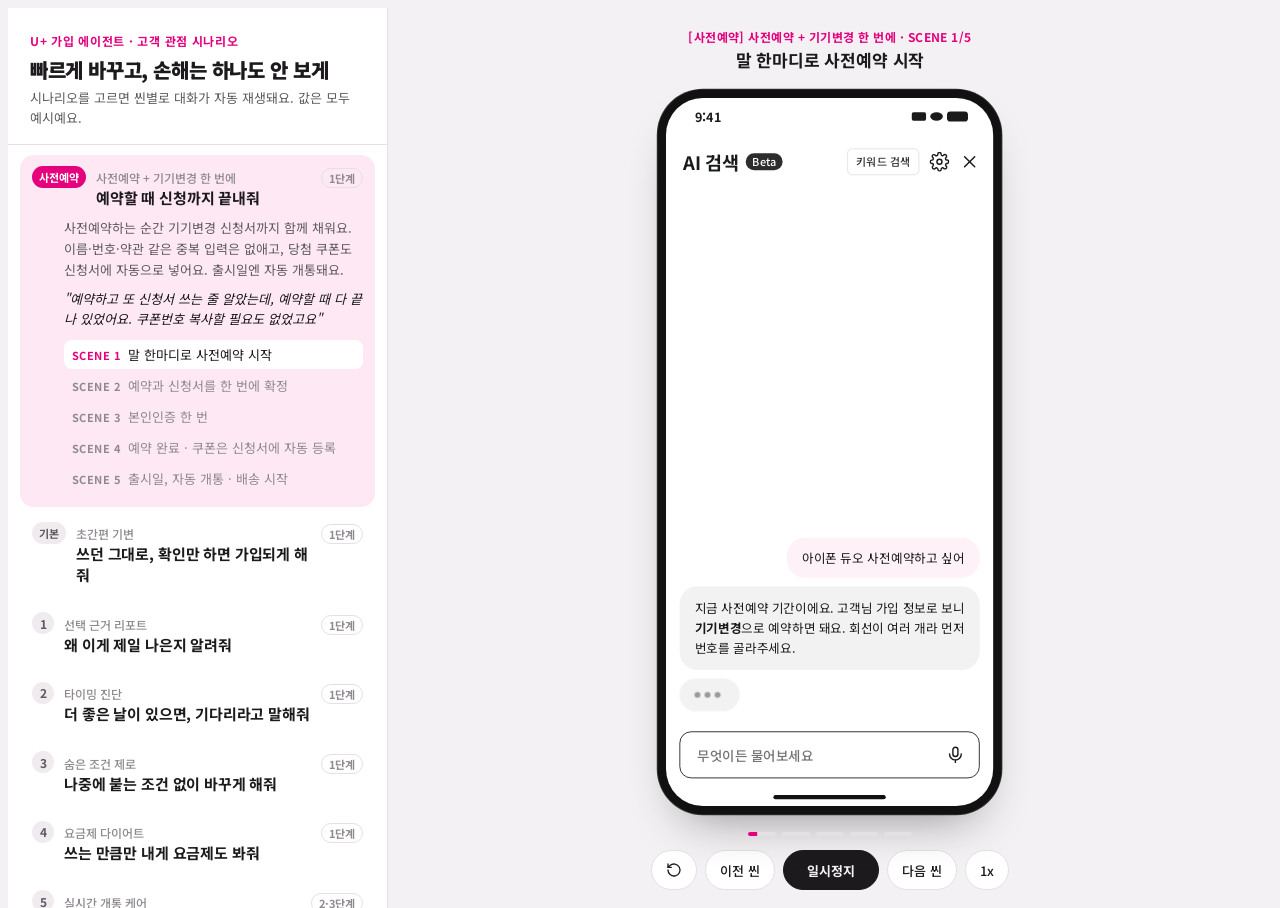
<file: index.html>
<!doctype html>
<html lang="ko">
<head>
<meta charset="utf-8">
<meta name="viewport" content="width=device-width, initial-scale=1, viewport-fit=cover">
<title>가입 에이전트 시나리오</title>
<link rel="preconnect" href="https://fonts.googleapis.com">
<link rel="preconnect" href="https://fonts.gstatic.com" crossorigin>
<link rel="stylesheet" href="https://fonts.googleapis.com/css2?family=Noto+Sans+KR:wght@400;500;700;900&display=swap">
<link rel="stylesheet" href="src/styles.css">
</head>
<body>
<div class="app">
  <aside class="side">
    <div class="side-head">
      <div class="eyebrow">U+ 가입 에이전트 · 고객 관점 시나리오</div>
      <h1>빠르게 바꾸고, 손해는 하나도 안 보게</h1>
      <p>시나리오를 고르면 씬별로 대화가 자동 재생돼요. 값은 모두 예시예요.</p>
    </div>
    <nav class="list" id="list" aria-label="시나리오 목록"></nav>
  </aside>

  <main class="stage">
    <div class="scene-cap" aria-live="polite">
      <div class="k" id="capK"></div>
      <div class="t" id="capT"></div>
    </div>
    <div class="phone-wrap" id="wrap">
      <div class="phone-box" id="box">
        <div class="phone" id="phone">
          <div class="sb"><span>9:41</span><span class="sb-r"><span style="width:17px;height:10px"></span><span style="width:15px;height:10px;border-radius:50%"></span><span style="width:25px;height:12px;border-radius:4px"></span></span></div>
          <div class="hd">
            <div class="hd-t">AI 검색 <span class="beta">Beta</span></div>
            <div class="kw">키워드 검색</div>
            <svg class="ic" viewBox="0 0 24 24" fill="none" stroke="#1a1a1a" stroke-width="1.7"><circle cx="12" cy="12" r="3"/><path d="M19.4 15a1.7 1.7 0 0 0 .3 1.8l.1.1a2 2 0 1 1-2.8 2.8l-.1-.1a1.7 1.7 0 0 0-1.8-.3 1.7 1.7 0 0 0-1 1.5V21a2 2 0 1 1-4 0v-.1a1.7 1.7 0 0 0-1.1-1.5 1.7 1.7 0 0 0-1.8.3l-.1.1a2 2 0 1 1-2.8-2.8l.1-.1a1.7 1.7 0 0 0 .3-1.8 1.7 1.7 0 0 0-1.5-1H3a2 2 0 1 1 0-4h.1a1.7 1.7 0 0 0 1.5-1.1 1.7 1.7 0 0 0-.3-1.8l-.1-.1a2 2 0 1 1 2.8-2.8l.1.1a1.7 1.7 0 0 0 1.8.3H9a1.7 1.7 0 0 0 1-1.5V3a2 2 0 1 1 4 0v.1a1.7 1.7 0 0 0 1 1.5 1.7 1.7 0 0 0 1.8-.3l.1-.1a2 2 0 1 1 2.8 2.8l-.1.1a1.7 1.7 0 0 0-.3 1.8V9a1.7 1.7 0 0 0 1.5 1H21a2 2 0 1 1 0 4h-.1a1.7 1.7 0 0 0-1.5 1z"/></svg>
            <svg class="ic" viewBox="0 0 24 24" fill="none" stroke="#1a1a1a" stroke-width="1.8" stroke-linecap="round"><path d="M6 6l12 12M18 6L6 18"/></svg>
          </div>
          <div class="conv" id="conv"></div>
          <div class="ib"><div class="ib-f"><span>무엇이든 물어보세요</span>
            <svg class="ic" viewBox="0 0 24 24" fill="none" stroke="#1a1a1a" stroke-width="1.7" stroke-linecap="round"><rect x="9" y="3" width="6" height="11" rx="3"/><path d="M5 11a7 7 0 0 0 14 0M12 18v3"/></svg></div></div>
          <div class="home"></div>
          <div class="push" id="push"><div class="pi">U+</div><div style="flex:1;min-width:0"><div class="pa"><span id="pa">U+ one</span><span>지금</span></div><div class="pt" id="pt"></div><div class="px" id="px"></div></div></div>
        </div>
      </div>
    </div>
    <div class="prog" id="prog"></div>
    <div class="controls">
      <button class="ctl" id="bRestart" aria-label="처음부터"><svg viewBox="0 0 24 24" fill="none" stroke="currentColor" stroke-width="2" stroke-linecap="round"><path d="M3 12a9 9 0 1 0 3-6.7L3 8"/><path d="M3 3v5h5"/></svg></button>
      <button class="ctl" id="bPrev">이전 씬</button>
      <button class="ctl main" id="bPlay">일시정지</button>
      <button class="ctl" id="bNext">다음 씬</button>
      <button class="ctl" id="bSpeed" aria-label="재생 속도">1x</button>
    </div>
  </main>
</div>
<script src="src/icons.js"></script>
<script src="src/scenarios.js"></script>
<script src="src/app.js"></script>
</body>
</html>
</file>
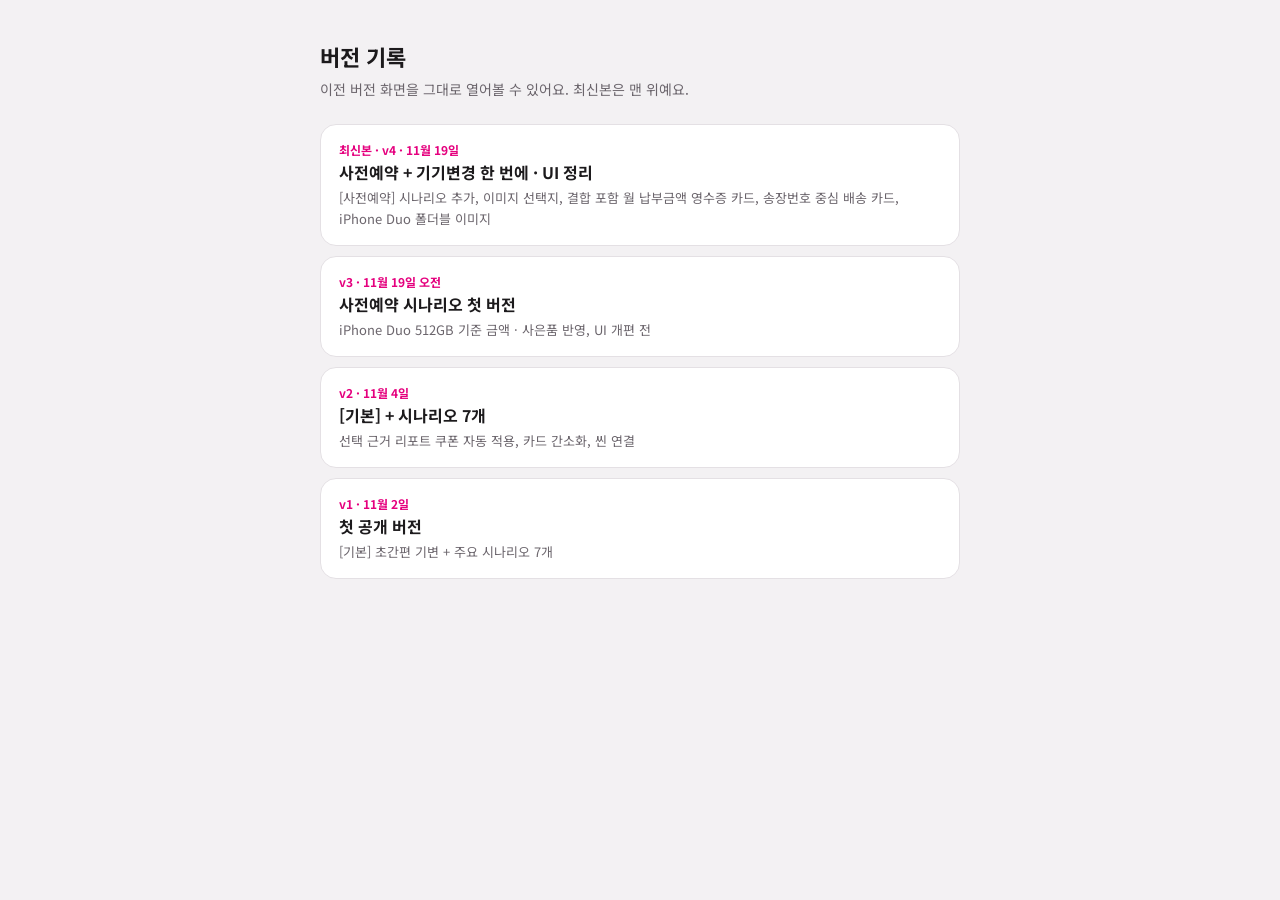
<file: versions/index.html>
<!doctype html>
<html lang="ko">
<head>
<meta charset="utf-8">
<meta name="viewport" content="width=device-width, initial-scale=1">
<title>가입 에이전트 시나리오 · 버전 기록</title>
<link rel="stylesheet" href="https://fonts.googleapis.com/css2?family=Noto+Sans+KR:wght@400;700;900&display=swap">
<style>
:root{--bg:#f3f1f3;--card:#fff;--ink:#1c1a1c;--sub:#6b656c;--line:#e4e0e4;--accent:#e5007e}
@media (prefers-color-scheme:dark){:root{--bg:#141214;--card:#1e1b1e;--ink:#f1edf1;--sub:#a59ea6;--line:#322d32;--accent:#ff4fa7}}
body{margin:0;background:var(--bg);color:var(--ink);font-family:"Noto Sans KR",system-ui,sans-serif}
main{max-width:640px;margin:0 auto;padding:40px 16px}
h1{font-size:22px;margin:0 0 6px}
p.lead{margin:0 0 24px;color:var(--sub);font-size:14px;line-height:1.6}
a.v{display:block;background:var(--card);border:1px solid var(--line);border-radius:16px;padding:16px 18px;margin-bottom:10px;color:inherit;text-decoration:none}
a.v:hover{border-color:var(--accent)}
.k{font-size:12px;font-weight:700;color:var(--accent)}
.t{font-size:16px;font-weight:700;margin-top:2px}
.d{font-size:13px;color:var(--sub);margin-top:4px;line-height:1.55}
</style>
</head>
<body><main>
<h1>버전 기록</h1>
<p class="lead">이전 버전 화면을 그대로 열어볼 수 있어요. 최신본은 맨 위예요.</p>
<a class="v" href="../"><div class="k">최신본 · v4 · 11월 19일</div><div class="t">사전예약 + 기기변경 한 번에 · UI 정리</div><div class="d">[사전예약] 시나리오 추가, 이미지 선택지, 결합 포함 월 납부금액 영수증 카드, 송장번호 중심 배송 카드, iPhone Duo 폴더블 이미지</div></a>
<a class="v" href="v3-20261119/"><div class="k">v3 · 11월 19일 오전</div><div class="t">사전예약 시나리오 첫 버전</div><div class="d">iPhone Duo 512GB 기준 금액 · 사은품 반영, UI 개편 전</div></a>
<a class="v" href="v2-20261104/"><div class="k">v2 · 11월 4일</div><div class="t">[기본] + 시나리오 7개</div><div class="d">선택 근거 리포트 쿠폰 자동 적용, 카드 간소화, 씬 연결</div></a>
<a class="v" href="v1-20261102/"><div class="k">v1 · 11월 2일</div><div class="t">첫 공개 버전</div><div class="d">[기본] 초간편 기변 + 주요 시나리오 7개</div></a>
</main></body>
</html>
</file>
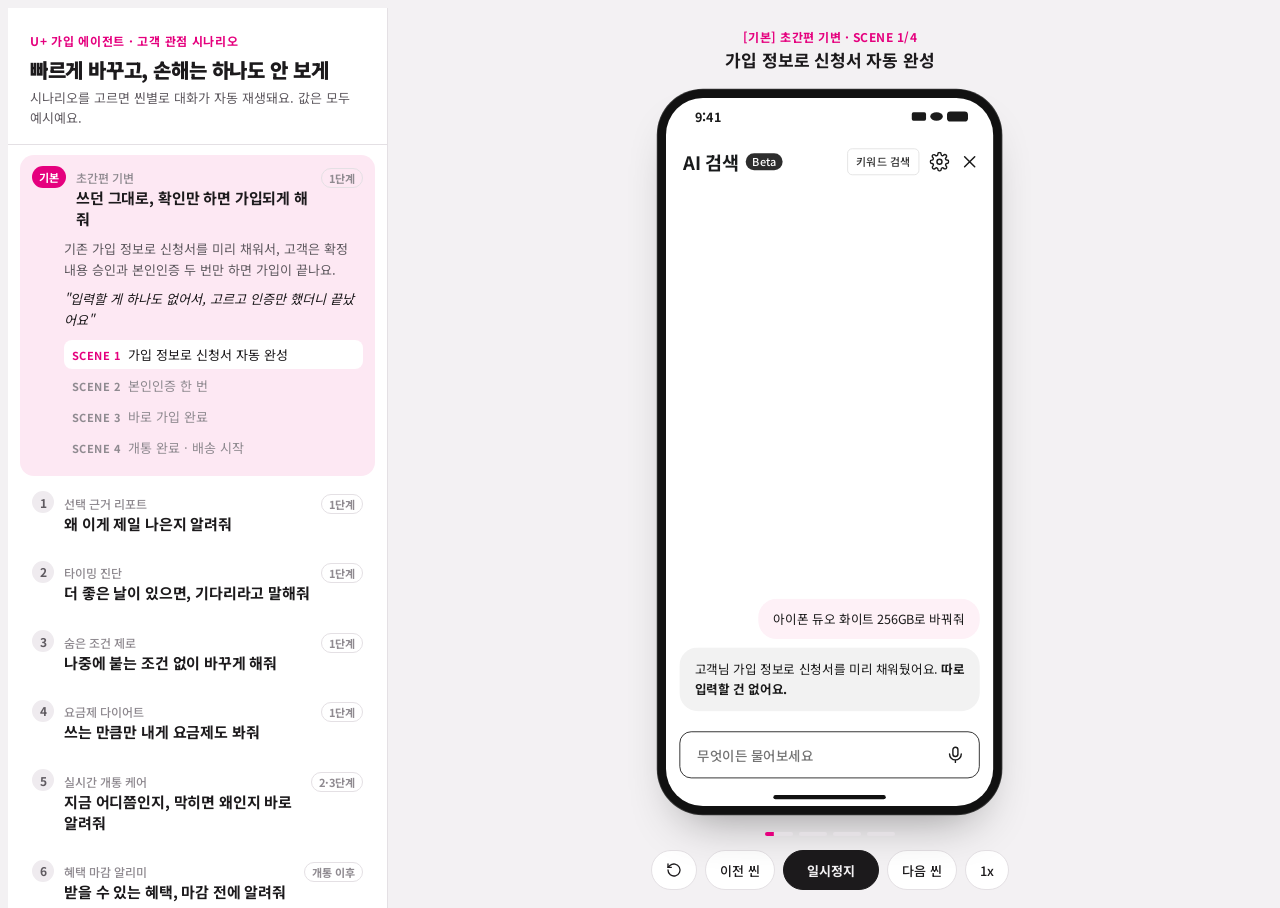
<file: versions/v1-20261102/index.html>
<!doctype html>
<html lang="ko">
<head>
<meta charset="utf-8">
<meta name="viewport" content="width=device-width, initial-scale=1, viewport-fit=cover">
<title>가입 에이전트 시나리오</title>
<link rel="preconnect" href="https://fonts.googleapis.com">
<link rel="preconnect" href="https://fonts.gstatic.com" crossorigin>
<link rel="stylesheet" href="https://fonts.googleapis.com/css2?family=Noto+Sans+KR:wght@400;500;700;900&display=swap">
<link rel="stylesheet" href="src/styles.css">
</head>
<body>

<div class="app">
  <aside class="side">
    <div class="side-head">
      <div class="eyebrow">U+ 가입 에이전트 · 고객 관점 시나리오</div>
      <h1>빠르게 바꾸고, 손해는 하나도 안 보게</h1>
      <p>시나리오를 고르면 씬별로 대화가 자동 재생돼요. 값은 모두 예시예요.</p>
    </div>
    <nav class="list" id="list" aria-label="시나리오 목록"></nav>
  </aside>

  <main class="stage">
    <div class="scene-cap" aria-live="polite">
      <div class="k" id="capK"></div>
      <div class="t" id="capT"></div>
    </div>
    <div class="phone-wrap" id="wrap">
      <div class="phone-box" id="box">
        <div class="phone" id="phone">
          <div class="sb"><span>9:41</span><span class="sb-r"><span style="width:17px;height:10px"></span><span style="width:15px;height:10px;border-radius:50%"></span><span style="width:25px;height:12px;border-radius:4px"></span></span></div>
          <div class="hd">
            <div class="hd-t">AI 검색 <span class="beta">Beta</span></div>
            <div class="kw">키워드 검색</div>
            <svg class="ic" viewBox="0 0 24 24" fill="none" stroke="#1a1a1a" stroke-width="1.7"><circle cx="12" cy="12" r="3"/><path d="M19.4 15a1.7 1.7 0 0 0 .3 1.8l.1.1a2 2 0 1 1-2.8 2.8l-.1-.1a1.7 1.7 0 0 0-1.8-.3 1.7 1.7 0 0 0-1 1.5V21a2 2 0 1 1-4 0v-.1a1.7 1.7 0 0 0-1.1-1.5 1.7 1.7 0 0 0-1.8.3l-.1.1a2 2 0 1 1-2.8-2.8l.1-.1a1.7 1.7 0 0 0 .3-1.8 1.7 1.7 0 0 0-1.5-1H3a2 2 0 1 1 0-4h.1a1.7 1.7 0 0 0 1.5-1.1 1.7 1.7 0 0 0-.3-1.8l-.1-.1a2 2 0 1 1 2.8-2.8l.1.1a1.7 1.7 0 0 0 1.8.3H9a1.7 1.7 0 0 0 1-1.5V3a2 2 0 1 1 4 0v.1a1.7 1.7 0 0 0 1 1.5 1.7 1.7 0 0 0 1.8-.3l.1-.1a2 2 0 1 1 2.8 2.8l-.1.1a1.7 1.7 0 0 0-.3 1.8V9a1.7 1.7 0 0 0 1.5 1H21a2 2 0 1 1 0 4h-.1a1.7 1.7 0 0 0-1.5 1z"/></svg>
            <svg class="ic" viewBox="0 0 24 24" fill="none" stroke="#1a1a1a" stroke-width="1.8" stroke-linecap="round"><path d="M6 6l12 12M18 6L6 18"/></svg>
          </div>
          <div class="conv" id="conv"></div>
          <div class="ib"><div class="ib-f"><span>무엇이든 물어보세요</span>
            <svg class="ic" viewBox="0 0 24 24" fill="none" stroke="#1a1a1a" stroke-width="1.7" stroke-linecap="round"><rect x="9" y="3" width="6" height="11" rx="3"/><path d="M5 11a7 7 0 0 0 14 0M12 18v3"/></svg></div></div>
          <div class="home"></div>
          <div class="push" id="push"><div class="pi">U+</div><div style="flex:1;min-width:0"><div class="pa"><span id="pa">U+ one</span><span>지금</span></div><div class="pt" id="pt"></div><div class="px" id="px"></div></div></div>
        </div>
      </div>
    </div>
    <div class="prog" id="prog"></div>
    <div class="controls">
      <button class="ctl" id="bRestart" aria-label="처음부터"><svg viewBox="0 0 24 24" fill="none" stroke="currentColor" stroke-width="2" stroke-linecap="round"><path d="M3 12a9 9 0 1 0 3-6.7L3 8"/><path d="M3 3v5h5"/></svg></button>
      <button class="ctl" id="bPrev">이전 씬</button>
      <button class="ctl main" id="bPlay">일시정지</button>
      <button class="ctl" id="bNext">다음 씬</button>
      <button class="ctl" id="bSpeed" aria-label="재생 속도">1x</button>
    </div>
  </main>
</div>

<script src="src/icons.js"></script>
<script src="src/scenarios.js"></script>
<script src="src/app.js"></script>
</body>
</html>
</file>
<file: src/styles.css>
/* Layout: 좌측 시나리오 패널 + 우측 무대(폰 프레임 자동 재생). 폰 내부는 Figma C안 토큰 그대로, 바깥 페이지만 테마 대응 */
:root{
  --page:#f3f1f3; --panel:#ffffff; --ink:#1c1a1c; --ink-2:#5f5a60; --ink-3:#8f8a90;
  --line:#e4e0e4; --chip:#efebef; --accent:#e5007e; --accent-soft:#fde8f3;
  --f-ui:"Noto Sans KR", "Apple SD Gothic Neo", "Malgun Gothic", system-ui, sans-serif;
  /* Figma C안 (폰 내부 고정 라이트) */
  --c-white:#ffffff; --c-high:#f2f2f2; --c-higher:#e0e0e0; --c-border:#e0e0e0;
  --c-text:#1a1a1a; --c-text-4:#747474; --c-brand-low:#fef1f7; --c-brand:#e5007e;
  --c-warn-bg:#fff4e5; --c-warn:#b45a00;
}
@media (prefers-color-scheme: dark){ :root:not([data-theme="light"]){
  --page:#141214; --panel:#1e1b1e; --ink:#f1edf1; --ink-2:#b5aeb5; --ink-3:#857e86;
  --line:#322d32; --chip:#2a252a; --accent:#ff4fa7; --accent-soft:#3a1a2c; color-scheme:dark }}
:root[data-theme="dark"]{
  --page:#141214; --panel:#1e1b1e; --ink:#f1edf1; --ink-2:#b5aeb5; --ink-3:#857e86;
  --line:#322d32; --chip:#2a252a; --accent:#ff4fa7; --accent-soft:#3a1a2c; color-scheme:dark }

html,body{height:100%}
body{background:var(--page);color:var(--ink);font-family:var(--f-ui);font-size:14px;-webkit-font-smoothing:antialiased}
*{box-sizing:border-box}
button{font-family:inherit;cursor:pointer}
button:focus-visible{outline:2px solid var(--accent);outline-offset:2px}

.app{display:grid;grid-template-columns:minmax(300px,380px) 1fr;height:100%;min-height:640px}

/* ---------- Left panel ---------- */
.side{background:var(--panel);border-right:1px solid var(--line);display:flex;flex-direction:column;min-width:0;overflow:hidden}
.side-head{padding:24px max(22px, env(safe-area-inset-left,0px)) 16px;border-bottom:1px solid var(--line)}
.eyebrow{font-size:12px;font-weight:700;letter-spacing:.06em;color:var(--accent)}
.side-head h1{margin:6px 0 4px;font-size:20px;font-weight:900;letter-spacing:-.02em;text-wrap:balance}
.side-head p{margin:0;font-size:13px;color:var(--ink-2);line-height:1.55}
.list{flex:1;overflow-y:auto;padding:10px 12px 20px;display:flex;flex-direction:column;gap:4px}
.sc{display:block;width:100%;text-align:left;border:0;background:transparent;border-radius:14px;padding:12px 12px;color:inherit}
.sc:hover{background:var(--chip)}
.sc-top{display:flex;gap:10px;align-items:baseline}
.sc-num{flex:none;width:22px;height:22px;border-radius:50%;background:var(--chip);color:var(--ink-2);font-size:12px;font-weight:700;display:grid;place-items:center;transform:translateY(-1px)}
.sc-num.tag{width:auto;min-width:22px;padding:0 7px;border-radius:99px;font-size:11px}
.sc-name{font-size:12px;color:var(--ink-3);font-weight:500}
.sc-title{font-size:15px;font-weight:700;letter-spacing:-.01em;margin-top:1px;line-height:1.4}
.sc-stage{font-size:11px;font-weight:700;color:var(--ink-3);border:1px solid var(--line);border-radius:99px;padding:1px 7px;margin-left:auto;white-space:nowrap}
.sc-body{display:none;padding:10px 0 2px 32px}
.sc.on{background:var(--accent-soft)}
.sc.on .sc-num{background:var(--accent);color:#fff}
.sc.on .sc-body{display:block}
.sc-what{font-size:13px;color:var(--ink-2);line-height:1.6;margin:0 0 8px}
.sc-quote{font-size:13px;line-height:1.6;margin:0 0 10px;font-style:italic;color:var(--ink)}
.scenes{display:flex;flex-direction:column;gap:2px;margin:0;padding:0;list-style:none}
.scenes li{display:flex;gap:8px;align-items:center;font-size:13px;color:var(--ink-3);padding:5px 8px;border-radius:8px}
.scenes li b{font-weight:700;font-size:11px;letter-spacing:.04em;min-width:44px}
.scenes li.cur{color:var(--ink);background:var(--panel)}
.scenes li.cur b{color:var(--accent)}
.scenes li.done{color:var(--ink-2)}

/* ---------- Stage ---------- */
.stage{display:flex;flex-direction:column;align-items:center;justify-content:center;gap:14px;padding:20px max(16px, env(safe-area-inset-right,0px)) 18px max(16px, env(safe-area-inset-left,0px));min-width:0;overflow:hidden}
.scene-cap{text-align:center;min-height:44px}
.scene-cap .k{font-size:12px;font-weight:700;color:var(--accent);letter-spacing:.04em}
.scene-cap .t{font-size:17px;font-weight:700;letter-spacing:-.01em;margin-top:2px}
.phone-wrap{flex:1;min-height:0;width:100%;display:flex;align-items:center;justify-content:center;position:relative}
.phone-box{position:relative;flex:none}
.phone{position:absolute;left:0;top:0;width:390px;height:844px;transform-origin:0 0;background:var(--c-white);border-radius:44px;overflow:hidden;
  box-shadow:0 0 0 10px #111,0 0 0 11px #3a3a3a,0 30px 60px -20px rgba(0,0,0,.45);color:var(--c-text);font-family:var(--f-ui);display:flex;flex-direction:column}
.controls{display:flex;gap:8px;align-items:center;flex-wrap:wrap;justify-content:center}
.ctl{height:40px;min-width:40px;padding:0 14px;border-radius:99px;border:1px solid var(--line);background:var(--panel);color:var(--ink);font-size:13px;font-weight:500;display:inline-flex;align-items:center;justify-content:center;gap:6px}
.ctl:hover{border-color:var(--ink-3)}
.ctl.main{background:var(--ink);color:var(--page);border-color:var(--ink);min-width:96px;font-weight:700}
.ctl svg{width:16px;height:16px}
.prog{display:flex;gap:6px;justify-content:center}
.prog i{width:28px;height:4px;border-radius:2px;background:var(--line);overflow:hidden;position:relative}
.prog i.done{background:var(--ink-3)}
.prog i.cur::after{content:"";position:absolute;inset:0;background:var(--accent);transform-origin:left;transform:scaleX(var(--p,0))}

/* ---------- Phone internals (Figma C안) ---------- */
.sb{height:44px;flex:none;display:flex;align-items:center;justify-content:space-between;padding:0 30px 0 34px;font-size:15px;font-weight:700}
.sb-r{display:flex;gap:5px;align-items:center}
.sb-r span{display:block;background:#1a1a1a;border-radius:2px}
.hd{height:64px;flex:none;display:flex;align-items:center;gap:12px;padding:0 16px 0 20px}
.hd-t{flex:1;display:flex;gap:8px;align-items:center;font-size:22px;font-weight:700;color:#181a1b}
.beta{background:#2d2d2d;color:#fff;font-size:13px;font-weight:500;line-height:18px;padding:1px 8px;border-radius:99px}
.kw{border:1px solid var(--c-border);border-radius:6px;padding:6px 10px;font-size:13px;font-weight:500;color:#333;line-height:18px}
.ic{width:24px;height:24px;flex:none}
.conv{flex:1;min-height:0;overflow-y:auto;display:flex;flex-direction:column;gap:10px;padding:16px 16px 12px;scroll-behavior:smooth;scrollbar-width:none}
.conv::-webkit-scrollbar{display:none}
.conv>:first-child{margin-top:auto}
.ib{flex:none;padding:12px 16px 20px}
.ib-f{height:56px;border:1.5px solid #111;border-radius:14px;display:flex;align-items:center;padding:0 16px 0 20px;font-size:16px;font-weight:500;color:var(--c-text-4)}
.ib-f span{flex:1}
.home{height:5px;width:134px;border-radius:3px;background:#111;margin:0 auto 8px;flex:none}

.u-row{display:flex;justify-content:flex-end}
.u{background:var(--c-brand-low);border-radius:22px;padding:12px 18px;font-size:15px;line-height:24px;max-width:300px}
.a{background:var(--c-high);border-radius:22px;padding:14px 18px;font-size:15px;line-height:24px}
.a b{font-weight:700}
.typing{background:var(--c-high);border-radius:22px;padding:16px 18px;width:72px;display:flex;gap:5px}
.typing i{width:7px;height:7px;border-radius:50%;background:#9a9a9a;animation:blink 1s infinite}
.typing i:nth-child(2){animation-delay:.15s}.typing i:nth-child(3){animation-delay:.3s}
@keyframes blink{0%,80%,100%{opacity:.3}40%{opacity:1}}

.card{background:var(--c-high);border-radius:24px;padding:18px 20px;display:flex;flex-direction:column;gap:14px}
.ch-t{display:flex;gap:8px;align-items:center;font-size:17px;font-weight:700;line-height:25px}
.ch-t svg{width:22px;height:22px;flex:none}
.ch-s{font-size:13px;line-height:19px;color:var(--c-text-4);margin-top:2px}
.rows{display:flex;flex-direction:column;gap:10px}
.row .l{font-size:13px;line-height:19px;color:var(--c-text-4)}
.row .v{font-size:15px;line-height:22px;font-weight:700;margin-top:2px}
.row .v s{color:var(--c-text-4);font-weight:400;text-decoration:line-through}
.rec{background:var(--c-higher);border-radius:16px;padding:14px 16px;font-size:15px;line-height:22px}
.rec b{display:block;margin-bottom:4px}
.quote{border-left:2px solid #c9c9c9;padding-left:12px;font-size:13px;line-height:20px;color:#555}
.reasons{display:flex;flex-direction:column;gap:10px}
.reason{display:flex;gap:10px;font-size:15px;line-height:22px}
.reason .ck{flex:none;width:20px;height:20px;border-radius:50%;background:var(--c-brand);display:grid;place-items:center;margin-top:1px}
.reason .ck svg{width:12px;height:12px}
.reason.warn .ck{background:var(--c-warn)}
.reason small{display:block;font-size:13px;color:var(--c-text-4);line-height:19px}
.warnbox{background:var(--c-warn-bg);border-radius:16px;padding:14px 16px}
.evts{display:flex;flex-direction:column;gap:8px}
.evt{display:flex;align-items:center;gap:12px;background:var(--c-white);border-radius:16px;padding:10px 10px 10px 10px;border:1.5px solid transparent;transition:transform .15s}
.evt.hot{border-color:#f7cfe3}
.evt.press{transform:scale(.97);filter:brightness(.96)}
.ev-ic{flex:none;width:48px;height:48px;border-radius:12px;background:linear-gradient(160deg,#ffffff,#eceef2);box-shadow:inset 0 0 0 1px #ececec;display:grid;place-items:center}
.evt.hot .ev-ic{background:var(--c-brand-low);box-shadow:none}
.evt.hot .ev-ic svg *{stroke:var(--c-brand)}
.ev-ic svg{width:24px;height:24px}
.ev-t{flex:1;min-width:0;display:flex;flex-direction:column}
.ev-t span{font-size:12px;line-height:17px;color:var(--c-text-4)}
.ev-t b{font-size:15px;line-height:22px;font-weight:700}
.ev-t small{font-size:12px;line-height:17px;color:var(--c-text-4)}
.ev-r{flex:none;display:flex;align-items:center;gap:2px}
.ev-r svg{width:18px;height:18px}
.bnr{display:flex;align-items:center;justify-content:space-between;gap:12px;background:var(--c-brand-low);border:1px solid #f7cfe3;border-radius:18px;padding:16px 18px}
.bnr small{display:block;font-size:13px;line-height:19px;color:var(--c-text)}
.bnr b{display:block;font-size:21px;line-height:29px;font-weight:900;color:var(--c-brand);letter-spacing:-.02em}
.bnr em{display:block;font-style:normal;font-size:12px;line-height:17px;color:var(--c-text-4);margin-top:2px}
.bnr-ic{flex:none;width:52px;height:52px;border-radius:50%;background:var(--c-white);display:grid;place-items:center}
.bnr-ic svg{width:28px;height:28px}
.bnr-ic svg *{stroke:var(--c-brand)}
.ticket{position:relative;display:flex;align-items:center;justify-content:space-between;gap:10px;background:var(--c-brand-low);color:var(--c-text);border:1px solid #f7cfe3;border-radius:16px;padding:12px 16px}
.ticket::before,.ticket::after{content:"";position:absolute;top:50%;width:14px;height:14px;margin-top:-7px;border-radius:50%;background:var(--c-high);border:1px solid #f7cfe3}
.ticket::before{clip-path:inset(0 0 0 50%)}.ticket::after{clip-path:inset(0 50% 0 0)}
.ticket::before{left:-7px}.ticket::after{right:-7px}
.tk-l{display:flex;gap:10px;align-items:center;min-width:0}
.tk-l svg{flex:none;width:24px;height:24px}
.tk-l svg *{stroke:var(--c-brand)}
.tk-l b{display:block;font-size:15px;line-height:21px}
.tk-l small{display:block;font-size:12px;line-height:17px;color:var(--c-text-4)}
.tk-v{flex:none;font-size:18px;font-weight:700;letter-spacing:-.02em;color:var(--c-brand);font-variant-numeric:tabular-nums;padding-left:12px;border-left:1.5px dashed #f2b6d4}
.cpn{display:inline-block;margin-top:4px;font-style:normal;font-size:11px;font-weight:700;line-height:16px;color:var(--c-brand);background:var(--c-brand-low);border-radius:99px;padding:1px 8px}
.rcpt{background:var(--c-white);border-radius:18px;padding:16px 18px;display:flex;flex-direction:column;gap:12px}
.rc-t span{display:block;font-size:13px;line-height:19px;color:var(--c-text-4)}
.rc-t b{display:block;font-size:24px;line-height:32px;font-weight:900;letter-spacing:-.02em;color:var(--c-brand);font-variant-numeric:tabular-nums;margin-top:2px}
.rc-t b s{font-size:14px;font-weight:400;color:var(--c-text-4);margin-right:6px}
.rc-l{display:flex;flex-direction:column;gap:7px;border-top:1px dashed #d9d9d9;padding-top:12px}
.ln{display:flex;justify-content:space-between;gap:12px;font-size:14px;line-height:20px;font-variant-numeric:tabular-nums}
.ln span:first-child{color:#555;min-width:0}
.ln small{display:block;font-size:12px;line-height:17px;color:var(--c-text-4)}
.ln span:last-child{flex:none;font-weight:700}
.ln.cpn span,.ln.cpn span:first-child{color:var(--c-brand);font-weight:700}
.ln.dc span:last-child{color:var(--c-brand)}
.trk{background:var(--c-white);border-radius:18px;padding:16px 18px;display:flex;flex-direction:column;gap:14px}
.tk-top{display:flex;justify-content:space-between;align-items:center;gap:8px}
.car{display:inline-flex;align-items:center;gap:6px;font-size:13px;font-weight:700;color:#c2001f;background:#fdecee;border-radius:99px;padding:3px 10px}
.car::before{content:"";width:8px;height:8px;border-radius:50%;background:#c2001f}
.eta{font-size:13px;font-weight:700}
.tk-no small{display:block;font-size:12px;color:var(--c-text-4);line-height:17px}
.tk-no b{display:block;font-size:22px;line-height:30px;font-weight:900;letter-spacing:.02em;font-variant-numeric:tabular-nums}
.tk-steps{display:grid;grid-template-columns:repeat(4,1fr);position:relative}
.tk-steps div{display:flex;flex-direction:column;align-items:center;gap:6px;position:relative;font-size:12px;color:#9a9a9a}
.tk-steps div::before{content:"";position:absolute;top:6px;left:-50%;width:100%;height:2px;background:#e2e2e2}
.tk-steps div:first-child::before{display:none}
.tk-steps div.on::before{background:var(--c-brand)}
.tk-steps i{width:14px;height:14px;border-radius:50%;background:#e2e2e2;position:relative;z-index:1}
.tk-steps div.on i{background:var(--c-brand)}
.tk-steps div.now i{box-shadow:0 0 0 4px var(--c-brand-low)}
.tk-steps div.on span{color:var(--c-text);font-weight:700}
.tk-item{display:flex;gap:10px;align-items:center}
.tk-item .mini{flex:none;width:44px;height:44px;border-radius:10px;background:var(--c-white);display:grid;place-items:center}
.tk-item .mini svg{width:34px;height:28px}
.tk-item b{display:block;font-size:14px;line-height:20px}
.tk-item small{display:block;font-size:12px;line-height:17px;color:var(--c-text-4)}
.hero{background:var(--c-white);border-radius:18px;padding:16px 18px}
.hero .hv s{font-size:14px;font-weight:400;color:var(--c-text-4);margin-right:6px}
.hero .hl{font-size:14px;line-height:20px;color:var(--c-text-4)}
.hero .hv{font-size:21px;line-height:29px;font-weight:700;letter-spacing:-.02em;color:var(--c-brand);margin-top:2px;font-variant-numeric:tabular-nums}
.meter{display:flex;flex-direction:column;gap:8px;padding:0 2px}
.meter .mt{display:flex;justify-content:space-between;font-size:13px;color:var(--c-text-4)}
.meter .mt span:first-child{color:var(--c-text);font-weight:700}
.meter .mb{height:10px;border-radius:5px;background:var(--c-higher);overflow:hidden}
.meter .mb i{display:block;height:100%;border-radius:5px;background:var(--c-text)}
.chips{display:flex;flex-wrap:wrap;gap:6px}
.chips span{display:inline-flex;align-items:center;gap:5px;background:var(--c-white);border-radius:99px;padding:6px 11px 6px 8px;font-size:13px;font-weight:500;line-height:18px}
.chips span svg{width:14px;height:14px;padding:2px;border-radius:50%;background:#9a9a9a;box-sizing:border-box}
.chips span.hot{background:var(--c-brand-low);color:var(--c-brand);font-weight:700}
.chips span.hot svg{background:var(--c-brand)}
.cmp{display:grid;grid-template-columns:1fr 1fr;gap:8px}
.cmp>div{position:relative;background:var(--c-white);border-radius:16px;padding:14px 14px 13px;border:1.5px solid transparent;display:flex;flex-direction:column;gap:2px;min-width:0}
.cmp>div.win{background:var(--c-brand-low);border-color:var(--c-brand)}
.cmp>div.win::after{content:"추천";position:absolute;top:-9px;right:12px;background:var(--c-brand);color:#fff;font-size:11px;font-weight:700;line-height:16px;padding:1px 8px;border-radius:99px}
.cmp .l{font-size:13px;font-weight:700;color:var(--c-text);line-height:19px}
.cmp .v{font-size:20px;font-weight:900;line-height:28px;letter-spacing:-.02em;margin-top:4px;font-variant-numeric:tabular-nums}
.cmp .n{font-size:12px;line-height:17px;color:var(--c-text-4)}
.cmp .win .v{color:var(--c-brand)}
.cmp .win .n{color:var(--c-brand);font-weight:700}
.cmp.has-win>div:not(.win) .v{color:#8f8f8f}
.bars{display:flex;align-items:flex-end;gap:8px;height:84px;padding-top:6px}
.bars div{flex:1;display:flex;flex-direction:column;align-items:center;gap:4px;height:100%;justify-content:flex-end}
.bars span{width:100%;background:#bdbdbd;border-radius:6px 6px 2px 2px}
.bars em{font-style:normal;font-size:11px;color:var(--c-text-4)}
.bars .lim{position:relative}
.bar-legend{display:flex;justify-content:space-between;font-size:12px;color:var(--c-text-4)}
.pills{display:flex;gap:8px}
.pill{flex:1;height:48px;border-radius:99px;border:1px solid var(--c-border);background:var(--c-white);font-size:15px;font-weight:500;color:var(--c-text);display:grid;place-items:center;transition:transform .15s}
.pill.p{background:var(--c-brand);border-color:var(--c-brand);color:#fff;font-weight:700}
.pill.press{transform:scale(.95);filter:brightness(.92)}
.steps{display:flex;flex-direction:column;gap:12px}
.st{display:flex;gap:10px}
.st .dot{flex:none;width:20px;height:20px;border-radius:50%;margin-top:1px;display:grid;place-items:center}
.st.done .dot{background:var(--c-brand)} .st.done .dot svg{width:12px;height:12px}
.st.cur .dot{border:2px solid var(--c-brand);background:var(--c-white)}
.st.cur .dot::after{content:"";width:8px;height:8px;border-radius:50%;background:var(--c-brand);animation:blink 1.2s infinite}
.st.todo .dot{background:#dcdcdc}
.st.hold .dot{background:var(--c-warn)} .st.hold .dot svg{width:12px;height:12px}
.st .tt{font-size:15px;font-weight:700;line-height:22px}
.st.todo .tt{color:#9a9a9a;font-weight:500}
.st .dd{font-size:13px;color:var(--c-text-4);line-height:19px}
.st.hold .dd{color:var(--c-warn);font-weight:500}
.ben{display:flex;flex-direction:column;gap:8px}
.ben-l{margin:4px 2px 0;font-size:13px;line-height:19px;color:var(--c-text-4)}
.ben div{background:var(--c-white);border-radius:14px;padding:12px 14px;display:flex;gap:10px;align-items:center}
.ben .bt{flex:1;min-width:0}
.ben .bt p{margin:0;font-size:15px;font-weight:700;line-height:22px}
.ben .bt span{font-size:13px;color:var(--c-text-4)}
.dday{font-size:12px;font-weight:700;padding:3px 8px;border-radius:99px;background:var(--c-high);color:#555;white-space:nowrap}
.dday.hot{background:var(--c-brand-low);color:var(--c-brand)}
.ch{display:flex;gap:12px;align-items:flex-start}
.ch-m{flex:1;min-width:0}
.hthumb{flex:none;width:56px;height:52px;border-radius:12px;background:var(--c-white);display:grid;place-items:center}
.hthumb svg{width:46px;height:38px}
.row .v small{font-size:12px;font-weight:400;color:var(--c-text-4)}
.thumbrow{display:flex;gap:14px;align-items:flex-start}
.thumb{flex:none;width:104px;height:136px;border-radius:16px;background:linear-gradient(160deg,#ffffff,#eef0f3);display:grid;place-items:center}
.thumb svg{width:92px;height:76px}
.row.hl .v{color:var(--c-brand);font-size:17px;line-height:24px}
.row.hl .v s{font-size:13px;color:var(--c-text-4);font-weight:400;margin-right:4px}
.opt.pic{padding:8px 12px 8px 8px;gap:12px}
.opt.pic .im{flex:none;width:64px;height:64px;border-radius:12px;background:linear-gradient(160deg,#ffffff,#eceef2);display:grid;place-items:center;box-shadow:inset 0 0 0 1px #ececec}
.opt.pic .im svg{width:56px;height:46px}
.opt.pic .im svg[viewBox="0 0 24 24"]{width:28px;height:28px}
.opt.pic .lb{display:flex;flex-direction:column;gap:2px;min-width:0}
.opt.pic .lb b{font-size:15px;line-height:22px;font-weight:700}
.opt.pic .lb small{font-size:13px;line-height:18px;color:var(--c-text-4)}
.review{background:var(--c-white);border-radius:14px;padding:12px 14px;font-size:15px;line-height:22px}
.review .stars{color:var(--c-brand);letter-spacing:2px;font-size:18px;margin-bottom:4px}

.choice{background:var(--c-high);border-radius:24px;padding:16px 12px 12px;display:flex;flex-direction:column;gap:8px}
.choice .q{font-size:16px;line-height:24px;padding:2px 8px 6px}
.opt{background:var(--c-white);border-radius:16px;padding:10px 14px 10px 12px;display:flex;gap:12px;align-items:center;font-size:15px;line-height:22px;transition:opacity .3s,box-shadow .3s}
.opt .n{flex:none;width:28px;height:28px;border-radius:8px;background:var(--c-high);display:grid;place-items:center;font-size:14px;font-weight:500;color:var(--c-text-4)}
.opt .lb{flex:1}
.opt .cm{width:20px;height:20px;opacity:0}
.opt.sel{box-shadow:inset 0 0 0 1.5px var(--c-brand)}
.opt.sel .lb{font-weight:700}
.opt.sel .cm{opacity:1}
.opt.dim{opacity:.4}

.div{align-self:center;font-size:12px;font-weight:700;color:#777;background:var(--c-high);border-radius:99px;padding:4px 12px;margin:6px 0}

.push{position:absolute;left:10px;right:10px;top:50px;z-index:5;opacity:0;visibility:hidden;background:rgba(250,250,250,.96);backdrop-filter:blur(10px);border-radius:22px;padding:14px 16px;display:flex;gap:12px;box-shadow:0 12px 30px -8px rgba(0,0,0,.3);transform:translateY(-160%);transition:transform .5s cubic-bezier(.2,.9,.3,1.1),opacity .3s,visibility 0s linear .5s}
.push.show{transform:translateY(0);opacity:1;visibility:visible;transition:transform .5s cubic-bezier(.2,.9,.3,1.1),opacity .2s,visibility 0s}
.otp{background:var(--c-white);border-radius:14px;height:52px;display:flex;align-items:center;padding:0 16px;font-size:15px}
.otp span{flex:1;letter-spacing:6px;font-weight:700}
.otp em{font-style:normal;color:var(--c-brand);font-size:14px;font-weight:500}
.cons{display:flex;flex-direction:column;gap:8px}
.cons div{display:flex;gap:8px;align-items:center;font-size:14px}
.cons i{flex:none;width:22px;height:22px;border-radius:6px;background:var(--c-brand);display:grid;place-items:center}
.cons i svg{width:13px;height:13px}
.cons span{flex:1}
.cons u{text-decoration:none;font-size:13px;font-weight:700}
.push .pi{flex:none;width:38px;height:38px;border-radius:10px;background:var(--c-brand);color:#fff;font-weight:900;font-size:13px;display:grid;place-items:center}
.push .pa{font-size:12px;color:#888;display:flex;justify-content:space-between}
.push .pt{font-size:15px;font-weight:700;line-height:21px;margin-top:2px}
.push .px{font-size:14px;line-height:20px;color:#333}

.in{animation:rise .38s cubic-bezier(.2,.8,.3,1) both}
@keyframes rise{from{opacity:0;transform:translateY(12px)}to{opacity:1;transform:none}}
@media (prefers-reduced-motion: reduce){ .in,.typing i,.st.cur .dot::after{animation:none} .push{transition:none} .conv{scroll-behavior:auto} }

/* ---------- Narrow ---------- */
@media (max-width: 860px){
  .app{grid-template-columns:1fr;grid-template-rows:auto 1fr;height:auto;min-height:100%}
  .side{border-right:0;border-bottom:1px solid var(--line);overflow:visible}
  .side-head{padding:18px max(16px, env(safe-area-inset-right,0px)) 12px max(16px, env(safe-area-inset-left,0px))}
  .list{flex-direction:row;overflow-x:auto;overflow-y:visible;padding:10px max(16px, env(safe-area-inset-left,0px));gap:8px;scrollbar-width:none}
  .sc{flex:none;width:min(78vw,300px);border:1px solid var(--line)}
  .sc.on{border-color:transparent}
  .sc .sc-body{display:none}
  .stage{height:calc(100svh - 40px);min-height:560px}
}
</file>
<file: versions/v1-20261102/src/styles.css>
/* Layout: 좌측 시나리오 패널 + 우측 무대(폰 프레임 자동 재생). 폰 내부는 Figma C안 토큰 그대로, 바깥 페이지만 테마 대응 */
:root{
  --page:#f3f1f3; --panel:#ffffff; --ink:#1c1a1c; --ink-2:#5f5a60; --ink-3:#8f8a90;
  --line:#e4e0e4; --chip:#efebef; --accent:#e5007e; --accent-soft:#fde8f3;
  --f-ui:"Noto Sans KR", "Apple SD Gothic Neo", "Malgun Gothic", system-ui, sans-serif;
  /* Figma C안 (폰 내부 고정 라이트) */
  --c-white:#ffffff; --c-high:#f2f2f2; --c-higher:#e0e0e0; --c-border:#e0e0e0;
  --c-text:#1a1a1a; --c-text-4:#747474; --c-brand-low:#fef1f7; --c-brand:#e5007e;
  --c-warn-bg:#fff4e5; --c-warn:#b45a00;
}
@media (prefers-color-scheme: dark){ :root:not([data-theme="light"]){
  --page:#141214; --panel:#1e1b1e; --ink:#f1edf1; --ink-2:#b5aeb5; --ink-3:#857e86;
  --line:#322d32; --chip:#2a252a; --accent:#ff4fa7; --accent-soft:#3a1a2c; color-scheme:dark }}
:root[data-theme="dark"]{
  --page:#141214; --panel:#1e1b1e; --ink:#f1edf1; --ink-2:#b5aeb5; --ink-3:#857e86;
  --line:#322d32; --chip:#2a252a; --accent:#ff4fa7; --accent-soft:#3a1a2c; color-scheme:dark }

html,body{height:100%}
body{background:var(--page);color:var(--ink);font-family:var(--f-ui);font-size:14px;-webkit-font-smoothing:antialiased}
*{box-sizing:border-box}
button{font-family:inherit;cursor:pointer}
button:focus-visible{outline:2px solid var(--accent);outline-offset:2px}

.app{display:grid;grid-template-columns:minmax(300px,380px) 1fr;height:100%;min-height:640px}

/* ---------- Left panel ---------- */
.side{background:var(--panel);border-right:1px solid var(--line);display:flex;flex-direction:column;min-width:0;overflow:hidden}
.side-head{padding:24px max(22px, env(safe-area-inset-left,0px)) 16px;border-bottom:1px solid var(--line)}
.eyebrow{font-size:12px;font-weight:700;letter-spacing:.06em;color:var(--accent)}
.side-head h1{margin:6px 0 4px;font-size:20px;font-weight:900;letter-spacing:-.02em;text-wrap:balance}
.side-head p{margin:0;font-size:13px;color:var(--ink-2);line-height:1.55}
.list{flex:1;overflow-y:auto;padding:10px 12px 20px;display:flex;flex-direction:column;gap:4px}
.sc{display:block;width:100%;text-align:left;border:0;background:transparent;border-radius:14px;padding:12px 12px;color:inherit}
.sc:hover{background:var(--chip)}
.sc-top{display:flex;gap:10px;align-items:baseline}
.sc-num{flex:none;width:22px;height:22px;border-radius:50%;background:var(--chip);color:var(--ink-2);font-size:12px;font-weight:700;display:grid;place-items:center;transform:translateY(-1px)}
.sc-num.tag{width:auto;min-width:22px;padding:0 7px;border-radius:99px;font-size:11px}
.sc-name{font-size:12px;color:var(--ink-3);font-weight:500}
.sc-title{font-size:15px;font-weight:700;letter-spacing:-.01em;margin-top:1px;line-height:1.4}
.sc-stage{font-size:11px;font-weight:700;color:var(--ink-3);border:1px solid var(--line);border-radius:99px;padding:1px 7px;margin-left:auto;white-space:nowrap}
.sc-body{display:none;padding:10px 0 2px 32px}
.sc.on{background:var(--accent-soft)}
.sc.on .sc-num{background:var(--accent);color:#fff}
.sc.on .sc-body{display:block}
.sc-what{font-size:13px;color:var(--ink-2);line-height:1.6;margin:0 0 8px}
.sc-quote{font-size:13px;line-height:1.6;margin:0 0 10px;font-style:italic;color:var(--ink)}
.scenes{display:flex;flex-direction:column;gap:2px;margin:0;padding:0;list-style:none}
.scenes li{display:flex;gap:8px;align-items:center;font-size:13px;color:var(--ink-3);padding:5px 8px;border-radius:8px}
.scenes li b{font-weight:700;font-size:11px;letter-spacing:.04em;min-width:44px}
.scenes li.cur{color:var(--ink);background:var(--panel)}
.scenes li.cur b{color:var(--accent)}
.scenes li.done{color:var(--ink-2)}

/* ---------- Stage ---------- */
.stage{display:flex;flex-direction:column;align-items:center;justify-content:center;gap:14px;padding:20px max(16px, env(safe-area-inset-right,0px)) 18px max(16px, env(safe-area-inset-left,0px));min-width:0;overflow:hidden}
.scene-cap{text-align:center;min-height:44px}
.scene-cap .k{font-size:12px;font-weight:700;color:var(--accent);letter-spacing:.04em}
.scene-cap .t{font-size:17px;font-weight:700;letter-spacing:-.01em;margin-top:2px}
.phone-wrap{flex:1;min-height:0;width:100%;display:flex;align-items:center;justify-content:center;position:relative}
.phone-box{position:relative;flex:none}
.phone{position:absolute;left:0;top:0;width:390px;height:844px;transform-origin:0 0;background:var(--c-white);border-radius:44px;overflow:hidden;
  box-shadow:0 0 0 10px #111,0 0 0 11px #3a3a3a,0 30px 60px -20px rgba(0,0,0,.45);color:var(--c-text);font-family:var(--f-ui);display:flex;flex-direction:column}
.controls{display:flex;gap:8px;align-items:center;flex-wrap:wrap;justify-content:center}
.ctl{height:40px;min-width:40px;padding:0 14px;border-radius:99px;border:1px solid var(--line);background:var(--panel);color:var(--ink);font-size:13px;font-weight:500;display:inline-flex;align-items:center;justify-content:center;gap:6px}
.ctl:hover{border-color:var(--ink-3)}
.ctl.main{background:var(--ink);color:var(--page);border-color:var(--ink);min-width:96px;font-weight:700}
.ctl svg{width:16px;height:16px}
.prog{display:flex;gap:6px;justify-content:center}
.prog i{width:28px;height:4px;border-radius:2px;background:var(--line);overflow:hidden;position:relative}
.prog i.done{background:var(--ink-3)}
.prog i.cur::after{content:"";position:absolute;inset:0;background:var(--accent);transform-origin:left;transform:scaleX(var(--p,0))}

/* ---------- Phone internals (Figma C안) ---------- */
.sb{height:44px;flex:none;display:flex;align-items:center;justify-content:space-between;padding:0 30px 0 34px;font-size:15px;font-weight:700}
.sb-r{display:flex;gap:5px;align-items:center}
.sb-r span{display:block;background:#1a1a1a;border-radius:2px}
.hd{height:64px;flex:none;display:flex;align-items:center;gap:12px;padding:0 16px 0 20px}
.hd-t{flex:1;display:flex;gap:8px;align-items:center;font-size:22px;font-weight:700;color:#181a1b}
.beta{background:#2d2d2d;color:#fff;font-size:13px;font-weight:500;line-height:18px;padding:1px 8px;border-radius:99px}
.kw{border:1px solid var(--c-border);border-radius:6px;padding:6px 10px;font-size:13px;font-weight:500;color:#333;line-height:18px}
.ic{width:24px;height:24px;flex:none}
.conv{flex:1;min-height:0;overflow-y:auto;display:flex;flex-direction:column;gap:10px;padding:16px 16px 12px;scroll-behavior:smooth;scrollbar-width:none}
.conv::-webkit-scrollbar{display:none}
.conv>:first-child{margin-top:auto}
.ib{flex:none;padding:12px 16px 20px}
.ib-f{height:56px;border:1.5px solid #111;border-radius:14px;display:flex;align-items:center;padding:0 16px 0 20px;font-size:16px;font-weight:500;color:var(--c-text-4)}
.ib-f span{flex:1}
.home{height:5px;width:134px;border-radius:3px;background:#111;margin:0 auto 8px;flex:none}

.u-row{display:flex;justify-content:flex-end}
.u{background:var(--c-brand-low);border-radius:22px;padding:12px 18px;font-size:15px;line-height:24px;max-width:300px}
.a{background:var(--c-high);border-radius:22px;padding:14px 18px;font-size:15px;line-height:24px}
.a b{font-weight:700}
.typing{background:var(--c-high);border-radius:22px;padding:16px 18px;width:72px;display:flex;gap:5px}
.typing i{width:7px;height:7px;border-radius:50%;background:#9a9a9a;animation:blink 1s infinite}
.typing i:nth-child(2){animation-delay:.15s}.typing i:nth-child(3){animation-delay:.3s}
@keyframes blink{0%,80%,100%{opacity:.3}40%{opacity:1}}

.card{background:var(--c-high);border-radius:24px;padding:18px 20px;display:flex;flex-direction:column;gap:14px}
.ch-t{display:flex;gap:8px;align-items:center;font-size:17px;font-weight:700;line-height:25px}
.ch-t svg{width:22px;height:22px;flex:none}
.ch-s{font-size:13px;line-height:19px;color:var(--c-text-4);margin-top:2px}
.rows{display:flex;flex-direction:column;gap:10px}
.row .l{font-size:13px;line-height:19px;color:var(--c-text-4)}
.row .v{font-size:15px;line-height:22px;font-weight:700;margin-top:2px}
.row .v s{color:var(--c-text-4);font-weight:400;text-decoration:line-through}
.rec{background:var(--c-higher);border-radius:16px;padding:14px 16px;font-size:15px;line-height:22px}
.rec b{display:block;margin-bottom:4px}
.quote{border-left:2px solid #c9c9c9;padding-left:12px;font-size:13px;line-height:20px;color:#555}
.reasons{display:flex;flex-direction:column;gap:10px}
.reason{display:flex;gap:10px;font-size:15px;line-height:22px}
.reason .ck{flex:none;width:20px;height:20px;border-radius:50%;background:var(--c-brand);display:grid;place-items:center;margin-top:1px}
.reason .ck svg{width:12px;height:12px}
.reason.warn .ck{background:var(--c-warn)}
.reason small{display:block;font-size:13px;color:var(--c-text-4);line-height:19px}
.warnbox{background:var(--c-warn-bg);border-radius:16px;padding:14px 16px}
.cmp{display:grid;grid-template-columns:1fr 1fr;gap:8px}
.cmp div{background:var(--c-white);border-radius:14px;padding:12px 14px;border:1.5px solid transparent}
.cmp div.win{border-color:var(--c-brand)}
.cmp .l{font-size:12px;color:var(--c-text-4);line-height:18px}
.cmp .v{font-size:16px;font-weight:700;line-height:24px;margin-top:2px;font-variant-numeric:tabular-nums}
.cmp .n{font-size:12px;line-height:18px;margin-top:2px}
.cmp .win .n{color:var(--c-brand);font-weight:700}
.bars{display:flex;align-items:flex-end;gap:8px;height:84px;padding-top:6px}
.bars div{flex:1;display:flex;flex-direction:column;align-items:center;gap:4px;height:100%;justify-content:flex-end}
.bars span{width:100%;background:#bdbdbd;border-radius:6px 6px 2px 2px}
.bars em{font-style:normal;font-size:11px;color:var(--c-text-4)}
.bars .lim{position:relative}
.bar-legend{display:flex;justify-content:space-between;font-size:12px;color:var(--c-text-4)}
.pills{display:flex;gap:8px}
.pill{flex:1;height:48px;border-radius:99px;border:1px solid var(--c-border);background:var(--c-white);font-size:15px;font-weight:500;color:var(--c-text);display:grid;place-items:center;transition:transform .15s}
.pill.p{background:var(--c-brand);border-color:var(--c-brand);color:#fff;font-weight:700}
.pill.press{transform:scale(.95);filter:brightness(.92)}
.steps{display:flex;flex-direction:column;gap:12px}
.st{display:flex;gap:10px}
.st .dot{flex:none;width:20px;height:20px;border-radius:50%;margin-top:1px;display:grid;place-items:center}
.st.done .dot{background:var(--c-brand)} .st.done .dot svg{width:12px;height:12px}
.st.cur .dot{border:2px solid var(--c-brand);background:var(--c-white)}
.st.cur .dot::after{content:"";width:8px;height:8px;border-radius:50%;background:var(--c-brand);animation:blink 1.2s infinite}
.st.todo .dot{background:#dcdcdc}
.st.hold .dot{background:var(--c-warn)} .st.hold .dot svg{width:12px;height:12px}
.st .tt{font-size:15px;font-weight:700;line-height:22px}
.st.todo .tt{color:#9a9a9a;font-weight:500}
.st .dd{font-size:13px;color:var(--c-text-4);line-height:19px}
.st.hold .dd{color:var(--c-warn);font-weight:500}
.ben{display:flex;flex-direction:column;gap:8px}
.ben div{background:var(--c-white);border-radius:14px;padding:12px 14px;display:flex;gap:10px;align-items:center}
.ben .bt{flex:1;min-width:0}
.ben .bt p{margin:0;font-size:15px;font-weight:700;line-height:22px}
.ben .bt span{font-size:13px;color:var(--c-text-4)}
.dday{font-size:12px;font-weight:700;padding:3px 8px;border-radius:99px;background:var(--c-high);color:#555;white-space:nowrap}
.dday.hot{background:var(--c-brand-low);color:var(--c-brand)}
.thumbrow{display:flex;gap:14px;align-items:flex-start}
.thumb{flex:none;width:92px;height:116px;border-radius:14px;background:var(--c-white);display:grid;place-items:center}
.thumb svg{width:44px;height:44px}
.review{background:var(--c-white);border-radius:14px;padding:12px 14px;font-size:15px;line-height:22px}
.review .stars{color:var(--c-brand);letter-spacing:2px;font-size:18px;margin-bottom:4px}

.choice{background:var(--c-high);border-radius:24px;padding:16px 12px 12px;display:flex;flex-direction:column;gap:8px}
.choice .q{font-size:16px;line-height:24px;padding:2px 8px 6px}
.opt{background:var(--c-white);border-radius:16px;padding:10px 14px 10px 12px;display:flex;gap:12px;align-items:center;font-size:15px;line-height:22px;transition:opacity .3s,box-shadow .3s}
.opt .n{flex:none;width:28px;height:28px;border-radius:8px;background:var(--c-high);display:grid;place-items:center;font-size:14px;font-weight:500;color:var(--c-text-4)}
.opt .lb{flex:1}
.opt .cm{width:20px;height:20px;opacity:0}
.opt.sel{box-shadow:inset 0 0 0 1.5px var(--c-brand)}
.opt.sel .lb{font-weight:700}
.opt.sel .cm{opacity:1}
.opt.dim{opacity:.4}

.div{align-self:center;font-size:12px;font-weight:700;color:#777;background:var(--c-high);border-radius:99px;padding:4px 12px;margin:6px 0}

.push{position:absolute;left:10px;right:10px;top:50px;z-index:5;opacity:0;visibility:hidden;background:rgba(250,250,250,.96);backdrop-filter:blur(10px);border-radius:22px;padding:14px 16px;display:flex;gap:12px;box-shadow:0 12px 30px -8px rgba(0,0,0,.3);transform:translateY(-160%);transition:transform .5s cubic-bezier(.2,.9,.3,1.1),opacity .3s,visibility 0s linear .5s}
.push.show{transform:translateY(0);opacity:1;visibility:visible;transition:transform .5s cubic-bezier(.2,.9,.3,1.1),opacity .2s,visibility 0s}
.otp{background:var(--c-white);border-radius:14px;height:52px;display:flex;align-items:center;padding:0 16px;font-size:15px}
.otp span{flex:1;letter-spacing:6px;font-weight:700}
.otp em{font-style:normal;color:var(--c-brand);font-size:14px;font-weight:500}
.cons{display:flex;flex-direction:column;gap:8px}
.cons div{display:flex;gap:8px;align-items:center;font-size:14px}
.cons i{flex:none;width:22px;height:22px;border-radius:6px;background:var(--c-brand);display:grid;place-items:center}
.cons i svg{width:13px;height:13px}
.cons span{flex:1}
.cons u{text-decoration:none;font-size:13px;font-weight:700}
.push .pi{flex:none;width:38px;height:38px;border-radius:10px;background:var(--c-brand);color:#fff;font-weight:900;font-size:13px;display:grid;place-items:center}
.push .pa{font-size:12px;color:#888;display:flex;justify-content:space-between}
.push .pt{font-size:15px;font-weight:700;line-height:21px;margin-top:2px}
.push .px{font-size:14px;line-height:20px;color:#333}

.in{animation:rise .38s cubic-bezier(.2,.8,.3,1) both}
@keyframes rise{from{opacity:0;transform:translateY(12px)}to{opacity:1;transform:none}}
@media (prefers-reduced-motion: reduce){ .in,.typing i,.st.cur .dot::after{animation:none} .push{transition:none} .conv{scroll-behavior:auto} }

/* ---------- Narrow ---------- */
@media (max-width: 860px){
  .app{grid-template-columns:1fr;grid-template-rows:auto 1fr;height:auto;min-height:100%}
  .side{border-right:0;border-bottom:1px solid var(--line);overflow:visible}
  .side-head{padding:18px max(16px, env(safe-area-inset-right,0px)) 12px max(16px, env(safe-area-inset-left,0px))}
  .list{flex-direction:row;overflow-x:auto;overflow-y:visible;padding:10px max(16px, env(safe-area-inset-left,0px));gap:8px;scrollbar-width:none}
  .sc{flex:none;width:min(78vw,300px);border:1px solid var(--line)}
  .sc.on{border-color:transparent}
  .sc .sc-body{display:none}
  .stage{height:calc(100svh - 40px);min-height:560px}
}
</file>
